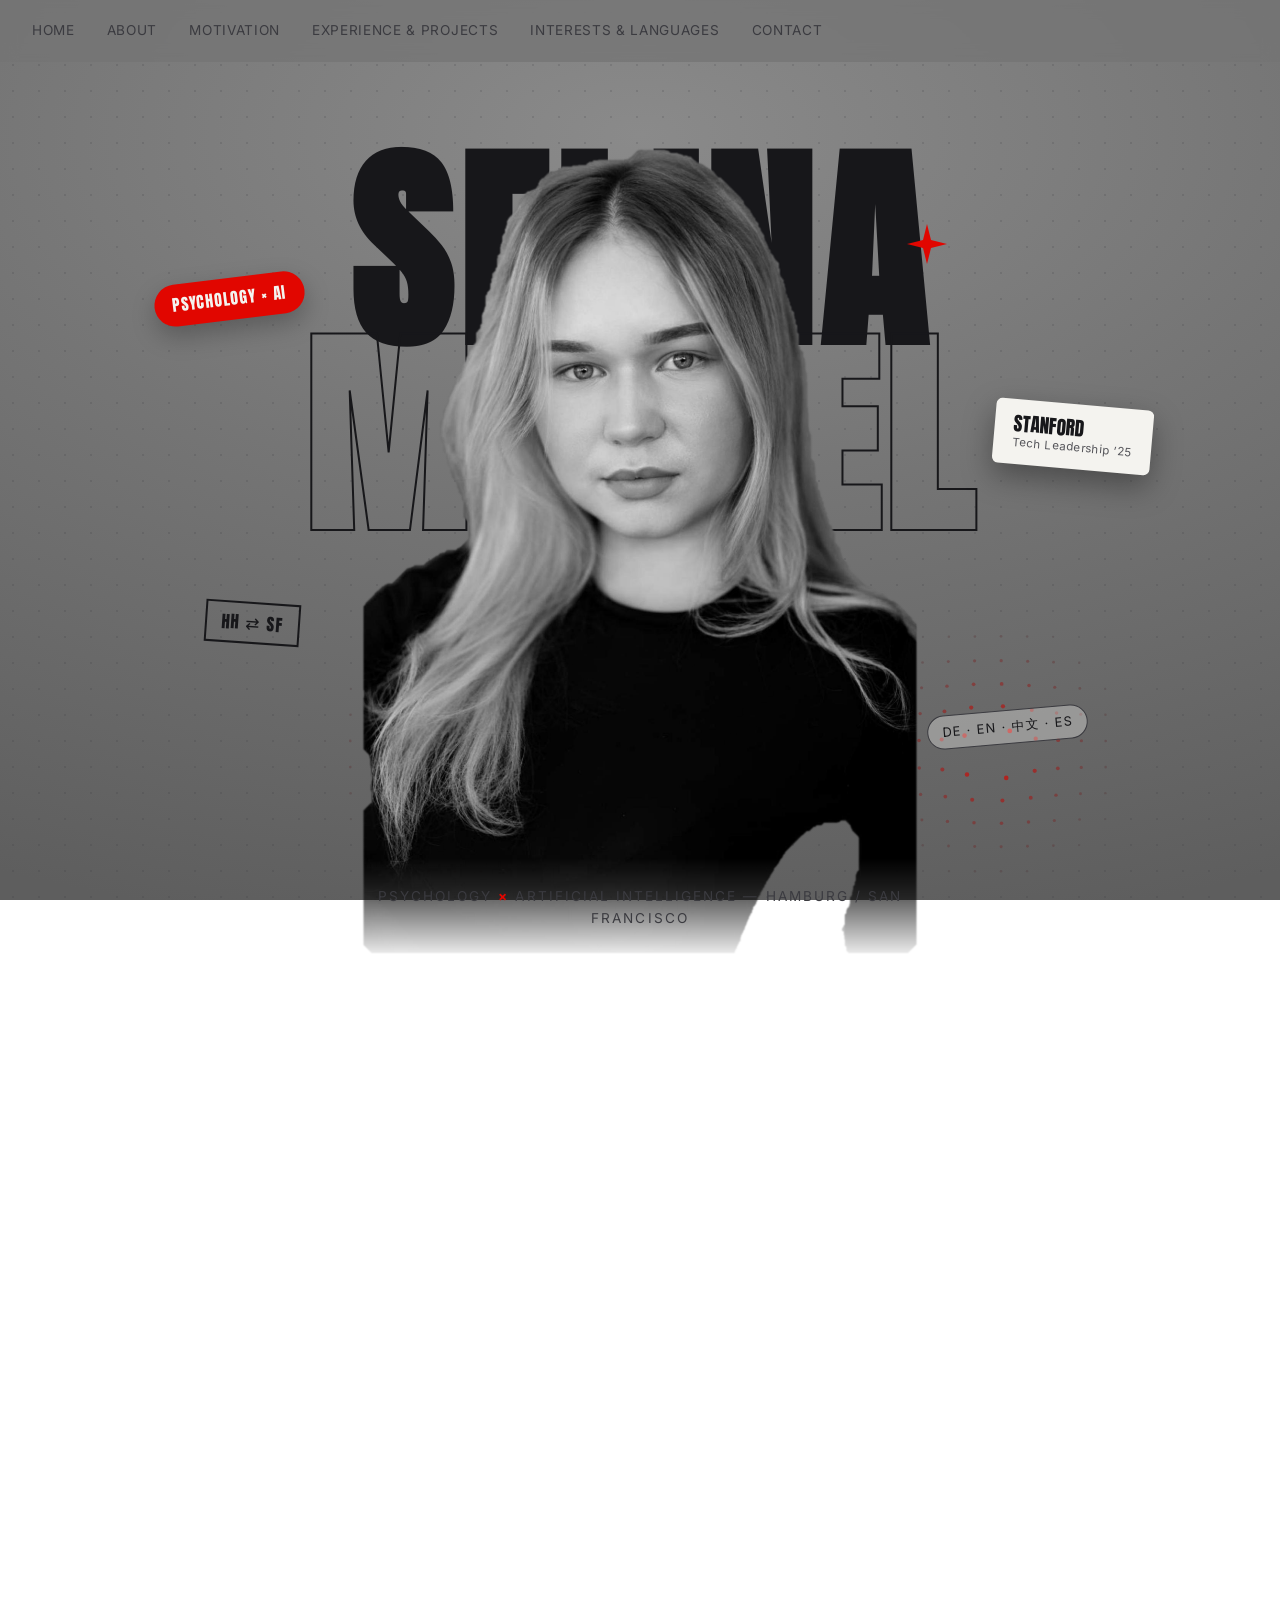
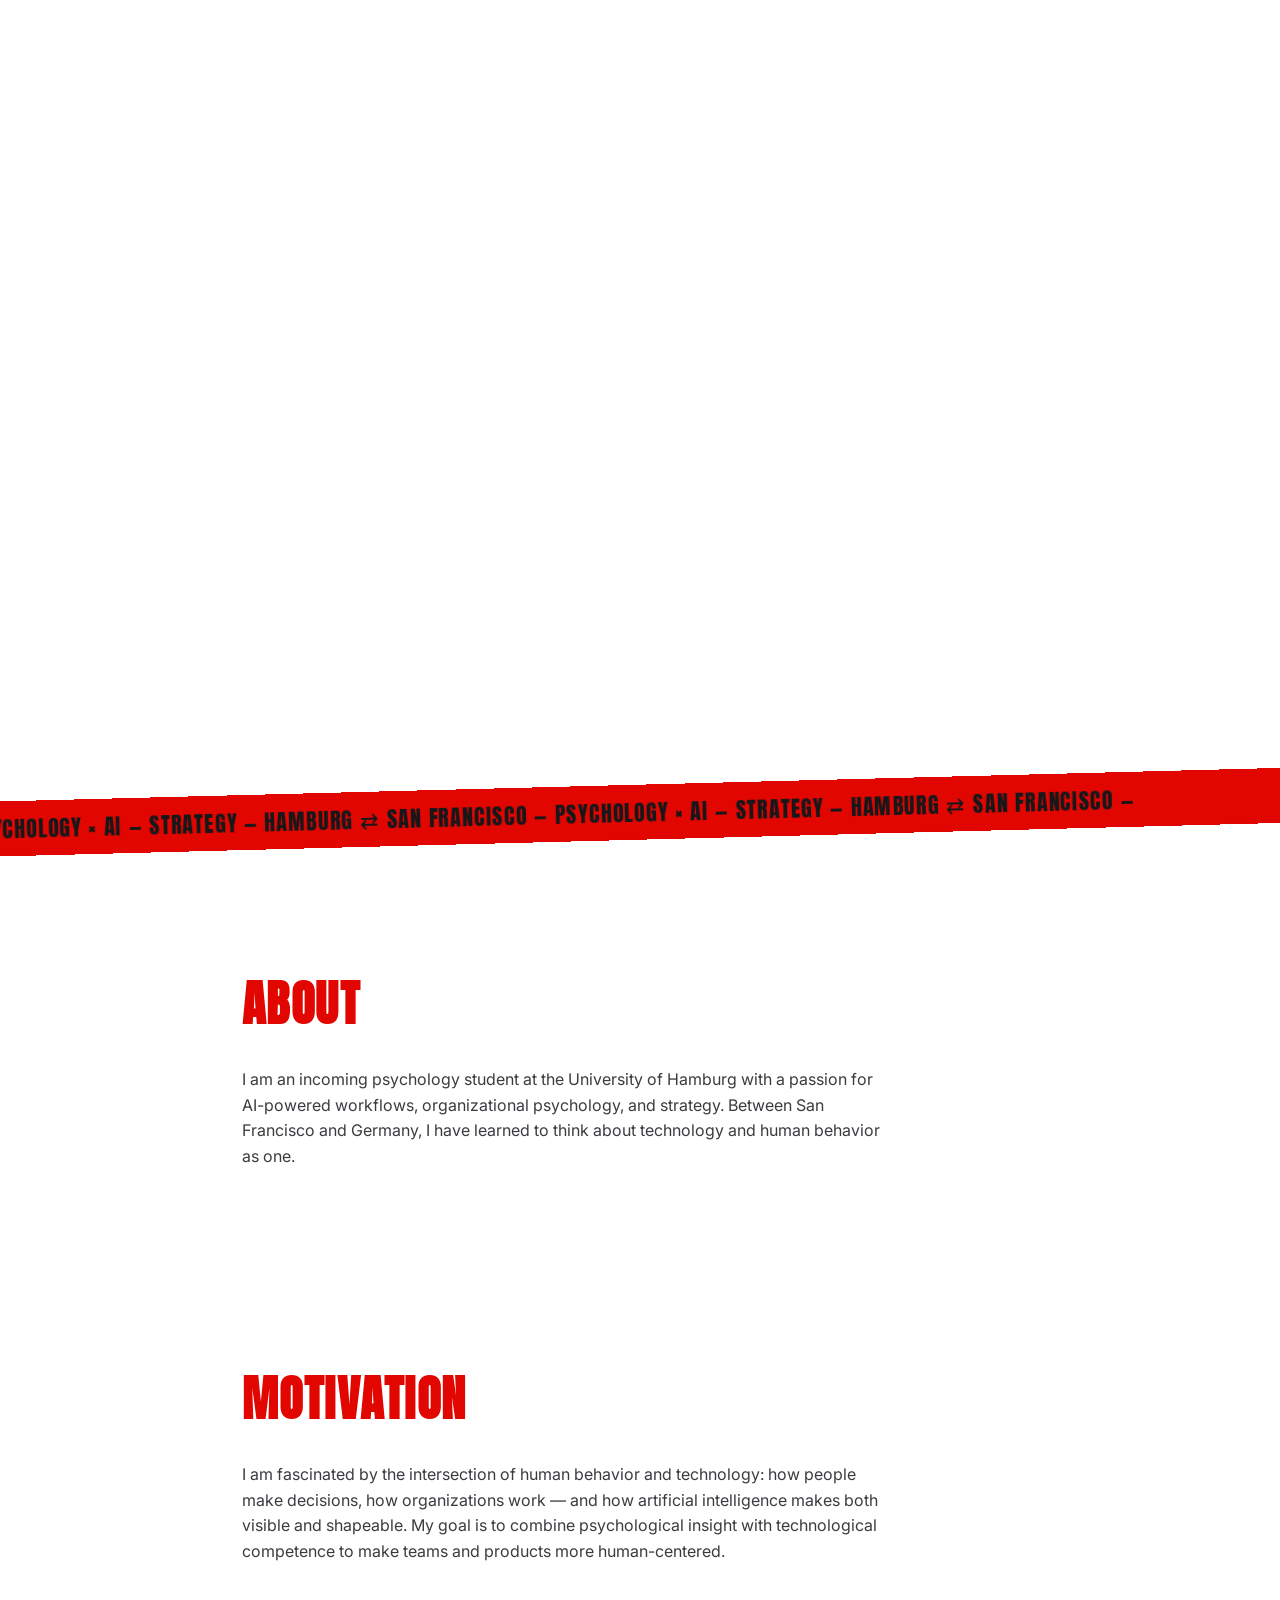
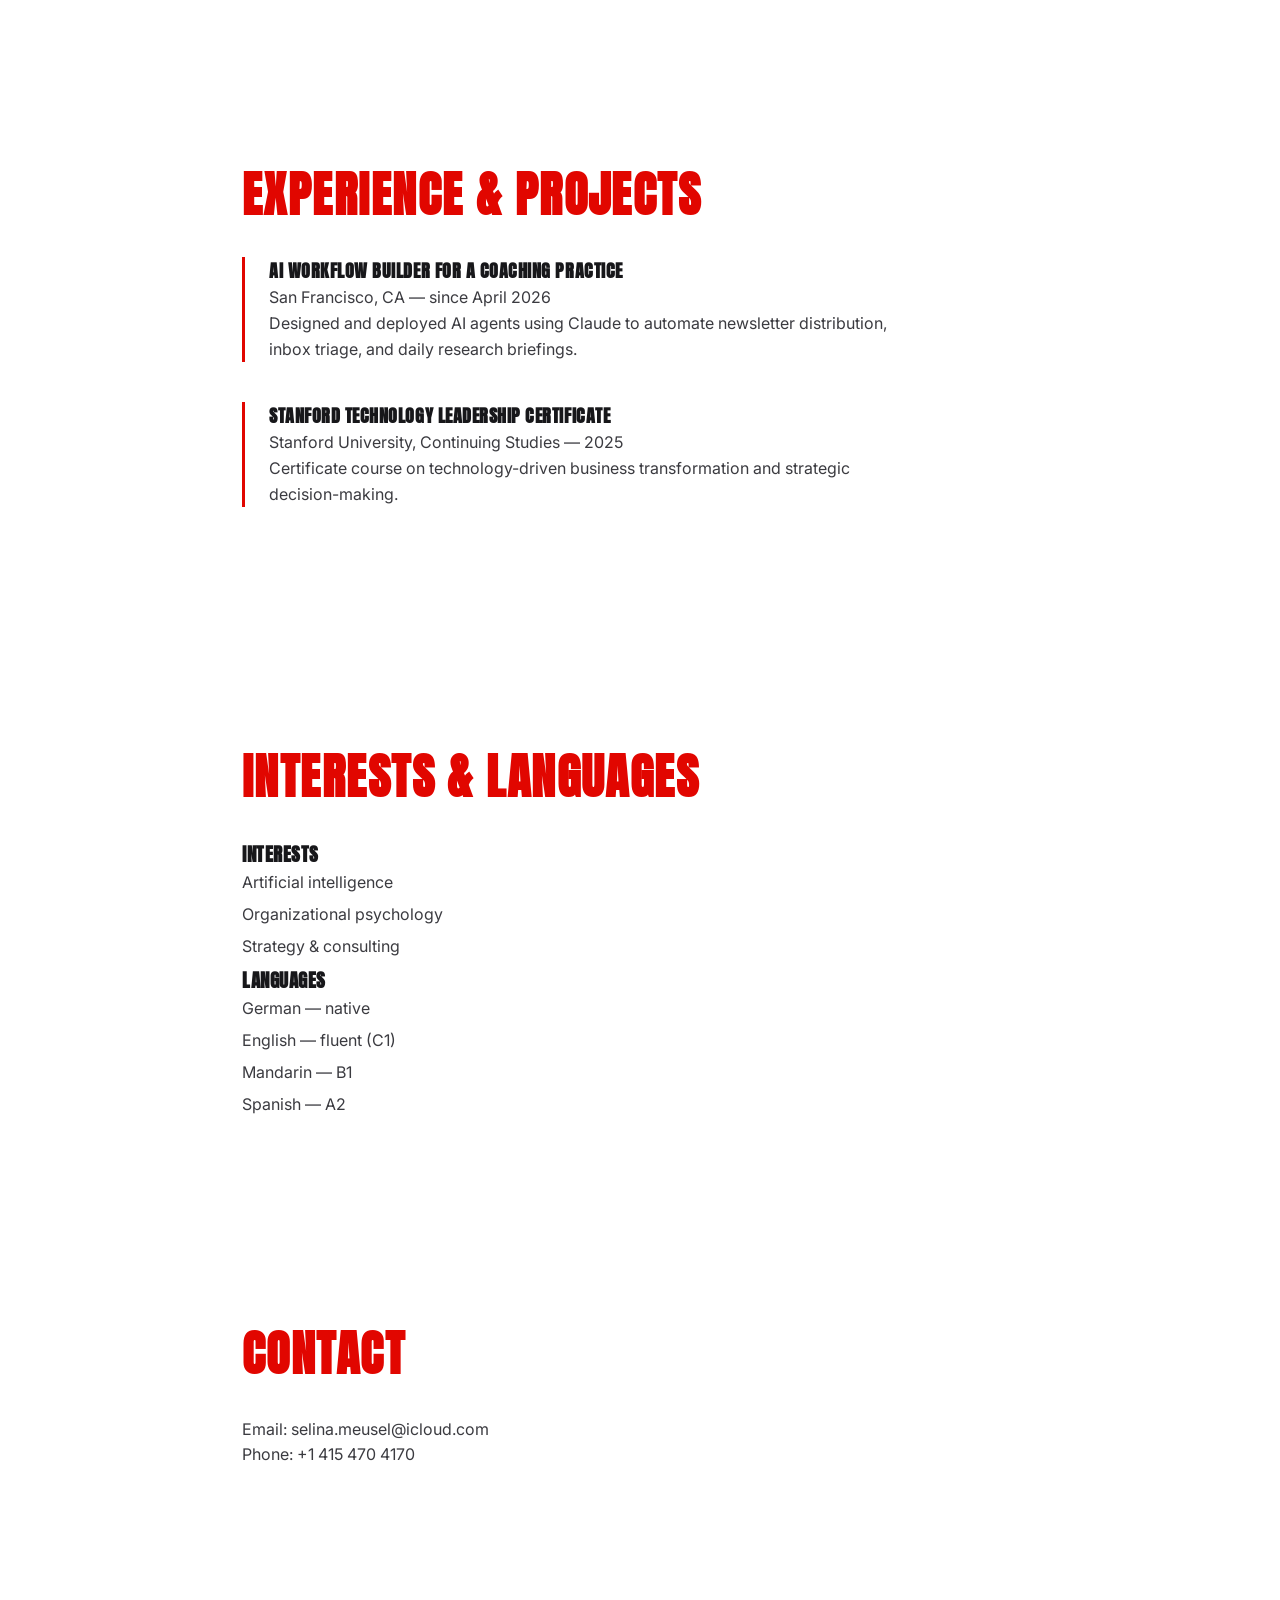
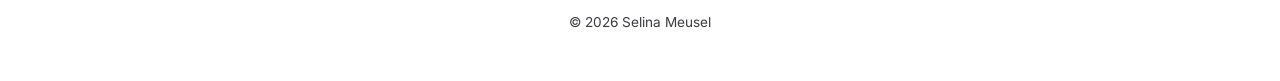
<file: uploads/mein-portfolio 2/index.html>
<!DOCTYPE html>
<html lang="en">
<head>
  <meta charset="UTF-8">
  <meta name="viewport" content="width=device-width, initial-scale=1.0">
  <title>Selina Meusel — Portfolio</title>
  <meta name="description" content="Selina Meusel — Psychology × Artificial Intelligence. Incoming psychology student in Hamburg, AI workflow builder in San Francisco.">

  <!-- Google Fonts: Anton for loud headlines, Inter for calm body text,
       Mrs Saint Delafield for the handwritten signature -->
  <link rel="preconnect" href="https://fonts.googleapis.com">
  <link rel="preconnect" href="https://fonts.gstatic.com" crossorigin>
  <link href="https://fonts.googleapis.com/css2?family=Anton&family=Inter:wght@400;500;600&family=Mrs+Saint+Delafield&display=swap" rel="stylesheet">

  <!-- Our own stylesheet — all visual rules live here now -->
  <link rel="stylesheet" href="css/style.css">

  <!-- Our JavaScript. "defer" tells the browser: download it now,
       but only RUN it after the HTML is fully parsed. -->
  <script src="js/script.js" defer></script>

</head>
<body>

  <!-- The interactive dot-grid background. It sits BEHIND everything
       and is drawn entirely by JavaScript. It reacts to the cursor
       AND to invisible "light streaks" that keep flying through it. -->
  <canvas id="bg-canvas" aria-hidden="true"></canvas>

  <header>
    <nav>
      <a href="#home">Home</a>
      <a href="#about">About</a>
      <a href="#motivation">Motivation</a>
      <a href="#experience">Experience &amp; Projects</a>
      <a href="#interests">Interests &amp; Languages</a>
      <a href="#contact">Contact</a>
    </nav>
  </header>

  <main>

    <!-- =====================================================
         HERO — a 260vh tall section. The inner .hero-stage is
         position:sticky, so it stays pinned while you scroll
         through the section. JS turns that scroll distance
         into the shrink → hold → signature sequence.
         ===================================================== -->
    <section id="home">
      <div class="hero-stage">

        <h1 class="hero-name">
          <span>Selina</span>
          <span class="last-name">Meusel</span>
        </h1>

        <div class="portrait" id="portrait">
          <!-- The COLOR cutout, twice: the bottom copy is turned
               black & white by a CSS filter, the top copy keeps its
               real colors and only shows inside the spotlight. -->
          <img src="assets/portrait_color.png" alt="Portrait of Selina Meusel" class="portrait-base">
          <img src="assets/portrait_color.png" alt="" aria-hidden="true" class="portrait-color">

          <!-- The signature lives ON the portrait. It stays hidden
               until the scroll sequence writes it across the image. -->
          <p class="signature">Selina Meusel</p>
        </div>

        <!-- Floating "stickers" that slide in around the portrait on
             load, drift gently, and react to the cursor with parallax. -->
        <div class="stickers" aria-hidden="true">
          <div class="sticker sticker-1" data-depth="0.05">
            <div class="sticker-inner pill">Psychology × AI</div>
          </div>
          <div class="sticker sticker-2" data-depth="0.11">
            <div class="sticker-inner card">
              <span class="card-title">Stanford</span>
              <span class="card-sub">Tech Leadership ’25</span>
            </div>
          </div>
          <div class="sticker sticker-3" data-depth="0.08">
            <div class="sticker-inner tag">HH ⇄ SF</div>
          </div>
          <div class="sticker sticker-4" data-depth="0.13">
            <div class="sticker-inner chip">DE · EN · 中文 · ES</div>
          </div>
          <div class="sticker sticker-5" data-depth="0.16">
            <div class="sticker-inner spark">
              <svg viewBox="0 0 40 40" width="40" height="40">
                <path d="M20 0 L24 16 L40 20 L24 24 L20 40 L16 24 L0 20 L16 16 Z" fill="currentColor"/>
              </svg>
            </div>
          </div>
        </div>

        <p class="hero-tagline">Psychology <strong>×</strong> Artificial Intelligence — Hamburg / San Francisco</p>

      </div>
    </section>

    <!-- Scrolling marquee strip, landonorris.com style -->
    <div class="marquee" aria-hidden="true">
      <div class="marquee-track">
        <span>Psychology × AI — Strategy — Hamburg ⇄ San Francisco —&nbsp;</span>
        <span>Psychology × AI — Strategy — Hamburg ⇄ San Francisco —&nbsp;</span>
      </div>
    </div>

    <section id="about">
      <h2 class="reveal">About</h2>
      <p class="reveal">
        I am an incoming psychology student at the University of Hamburg with a passion
        for AI-powered workflows, organizational psychology, and strategy. Between
        San Francisco and Germany, I have learned to think about technology and human
        behavior as one.
      </p>
    </section>

    <section id="motivation">
      <h2 class="reveal">Motivation</h2>
      <p class="reveal">
        I am fascinated by the intersection of human behavior and technology:
        how people make decisions, how organizations work — and how artificial
        intelligence makes both visible and shapeable. My goal is to combine
        psychological insight with technological competence to make teams and
        products more human-centered.
      </p>
    </section>

    <section id="experience">
      <h2 class="reveal">Experience &amp; Projects</h2>

      <article class="reveal">
        <h3>AI Workflow Builder for a Coaching Practice</h3>
        <p>San Francisco, CA — since April 2026</p>
        <p>
          Designed and deployed AI agents using Claude to automate newsletter
          distribution, inbox triage, and daily research briefings.
        </p>
      </article>

      <article class="reveal">
        <h3>Stanford Technology Leadership Certificate</h3>
        <p>Stanford University, Continuing Studies — 2025</p>
        <p>
          Certificate course on technology-driven business transformation
          and strategic decision-making.
        </p>
      </article>
    </section>

    <section id="interests">
      <h2 class="reveal">Interests &amp; Languages</h2>

      <h3 class="reveal">Interests</h3>
      <ul class="reveal">
        <li>Artificial intelligence</li>
        <li>Organizational psychology</li>
        <li>Strategy &amp; consulting</li>
      </ul>

      <h3 class="reveal">Languages</h3>
      <ul class="reveal">
        <li>German — native</li>
        <li>English — fluent (C1)</li>
        <li>Mandarin — B1</li>
        <li>Spanish — A2</li>
      </ul>
    </section>

    <section id="contact">
      <h2 class="reveal">Contact</h2>
      <p class="reveal">Email: selina.meusel@icloud.com</p>
      <p class="reveal">Phone: +1 415 470 4170</p>
    </section>

  </main>

  <footer>
    <p>&copy; 2026 Selina Meusel</p>
  </footer>

</body>
</html>
</file>
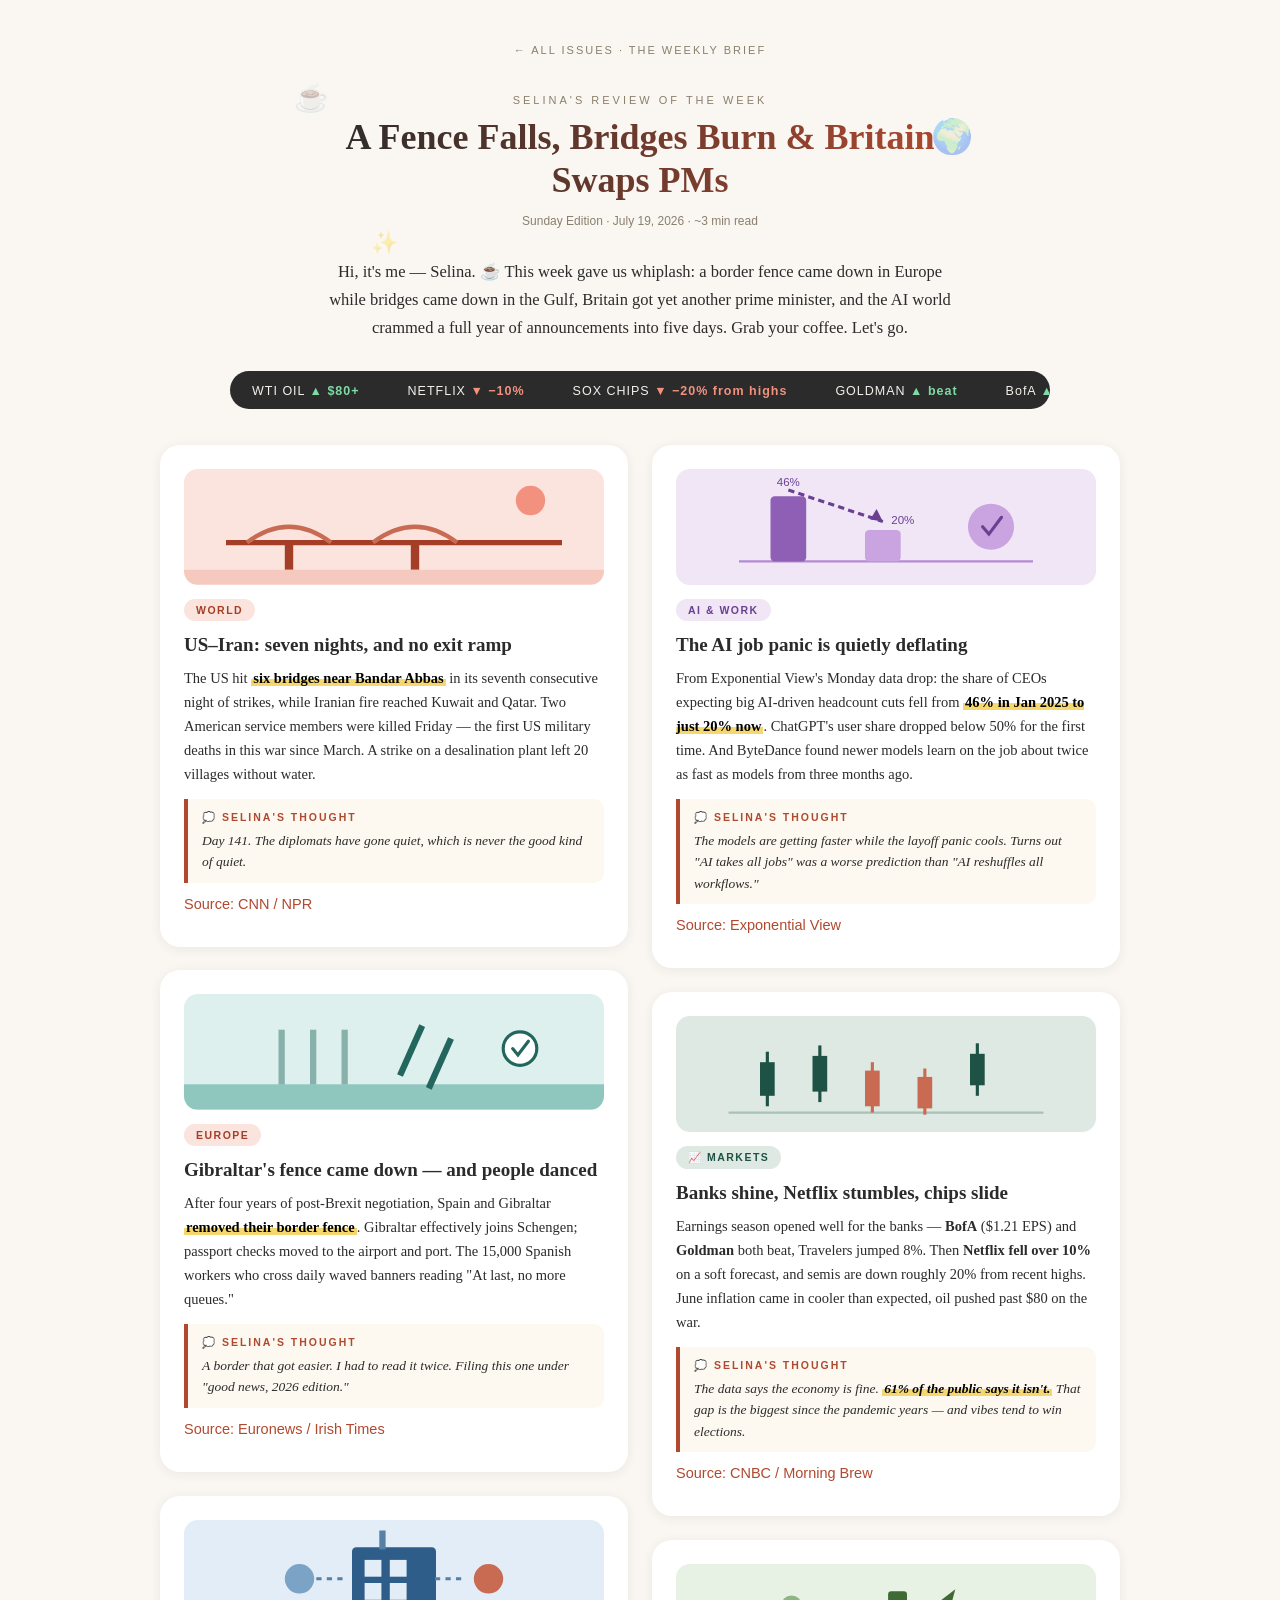
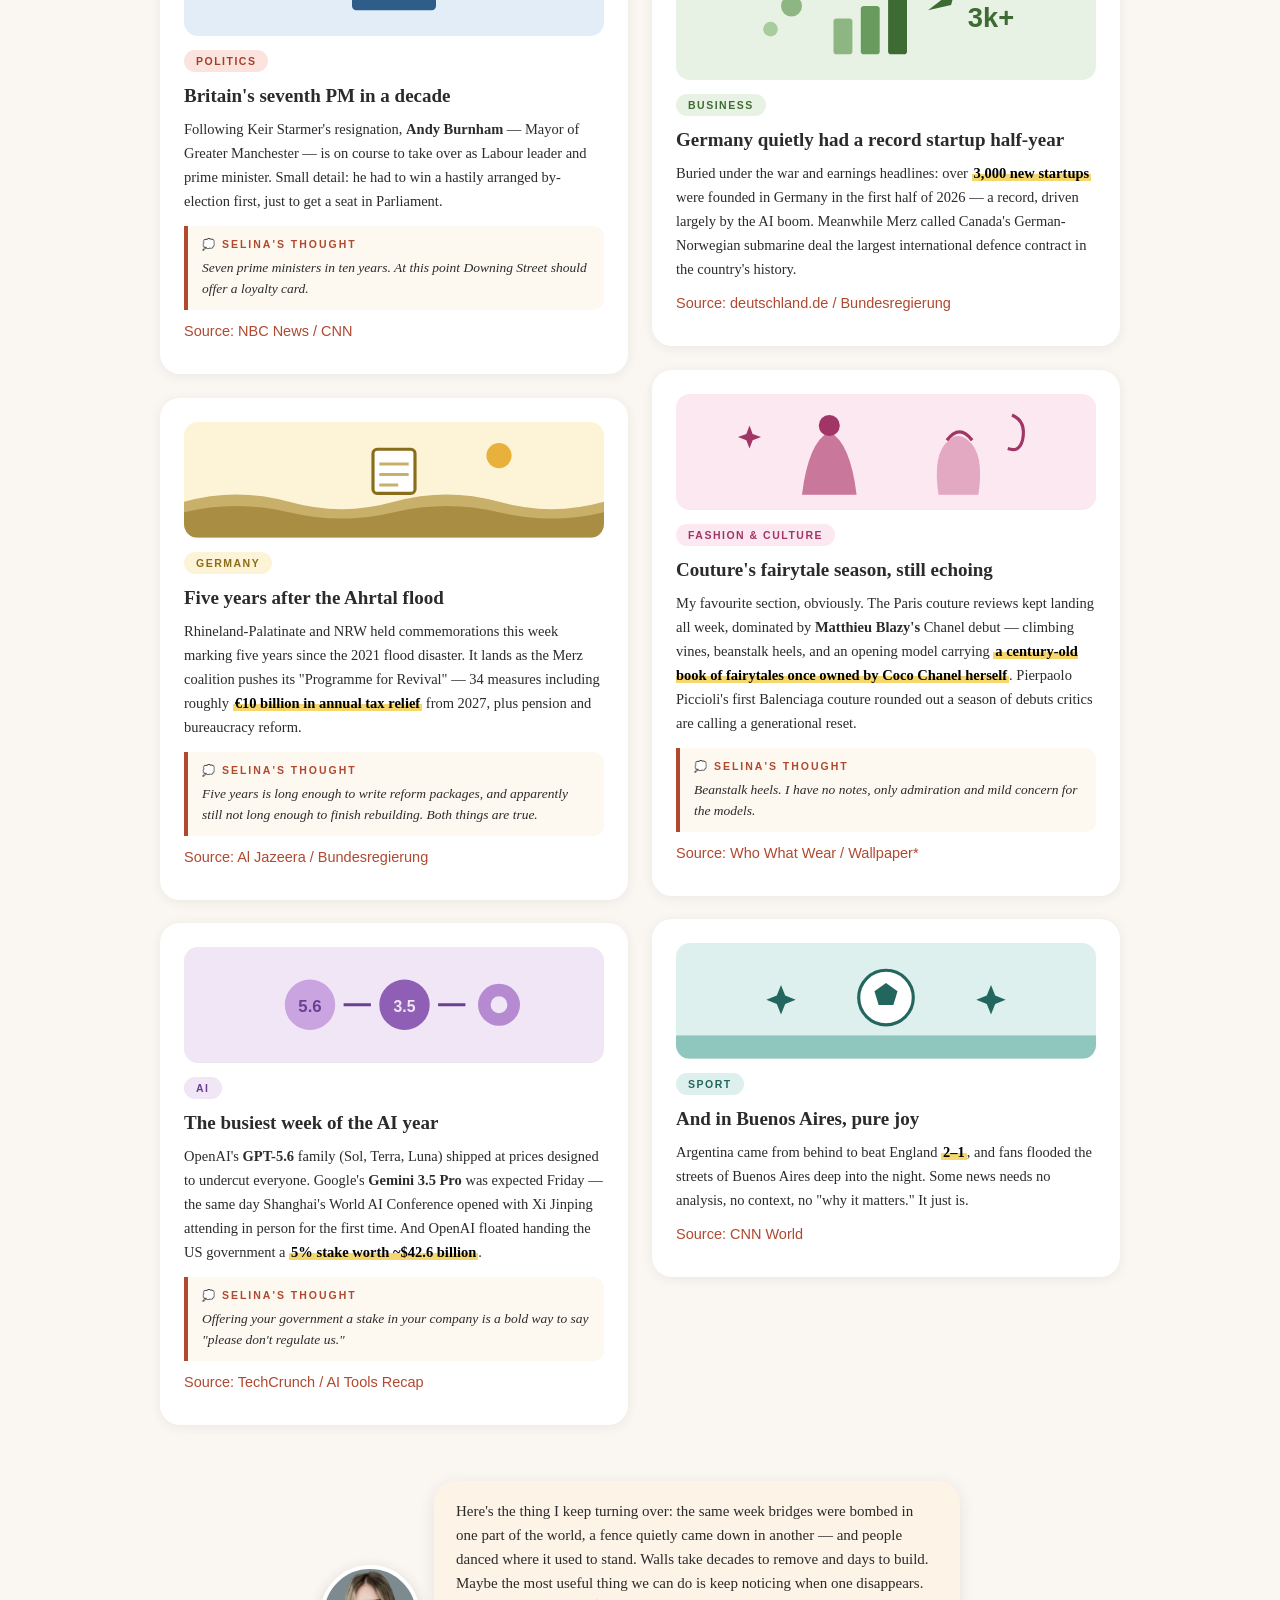
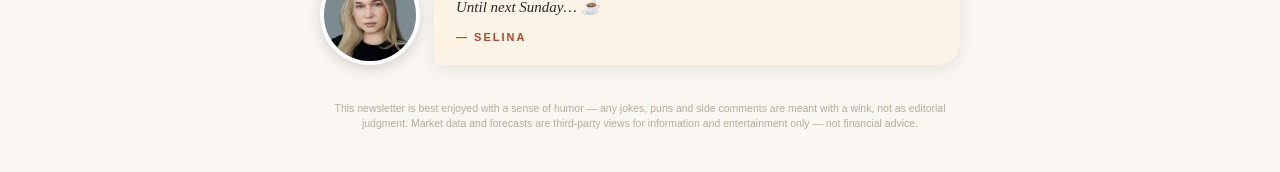
<file: issues/2026-07-19.html>
<!DOCTYPE html>
<html lang="en">
<head>
<meta charset="UTF-8">
<meta name="viewport" content="width=device-width, initial-scale=1.0">
<title>Selina's Review of the Week — July 19, 2026</title>
<style>
  /* ===== Base ===== */
  body {
    margin: 0;
    padding: 0;
    background-color: #faf7f2;
    font-family: Georgia, 'Times New Roman', serif;
    color: #2b2b2b;
    overflow-x: hidden;
  }
  .wrapper { max-width: 960px; margin: 0 auto; padding: 40px 24px; }

  /* ===== Header with floating shapes ===== */
  .header {
    position: relative;
    text-align: center;
    max-width: 640px;
    margin: 0 auto 12px;
    padding: 30px 0 10px;
  }
  .kicker {
    font-family: Helvetica, Arial, sans-serif;
    font-size: 11px; letter-spacing: 3px; text-transform: uppercase;
    color: #8a7f6d; margin: 0 0 10px;
  }
  .header h1 {
    font-size: 36px; margin: 0; line-height: 1.2;
    background: linear-gradient(90deg, #2b2b2b, #b0492f, #2b2b2b);
    background-size: 200% auto;
    -webkit-background-clip: text;
    background-clip: text;
    -webkit-text-fill-color: transparent;
    animation: shine 6s linear infinite;
  }
  @keyframes shine {
    to { background-position: 200% center; }
  }
  .dateline { font-family: Helvetica, Arial, sans-serif; font-size: 12px; color: #8a7f6d; margin: 12px 0 0; }

  .floaty {
    position: absolute;
    font-size: 28px;
    opacity: 0.35;
    animation: float 7s ease-in-out infinite;
    pointer-events: none;
  }
  .floaty:nth-child(1) { left: -4%;  top: 10%; animation-delay: 0s; }
  .floaty:nth-child(2) { right: -2%; top: 30%; animation-delay: 1.5s; font-size: 34px; }
  .floaty:nth-child(3) { left: 8%;   bottom: -10%; animation-delay: 3s; font-size: 22px; }
  @keyframes float {
    0%, 100% { transform: translateY(0) rotate(-4deg); }
    50%      { transform: translateY(-16px) rotate(5deg); }
  }

  .intro {
    max-width: 640px; margin: 20px auto 28px; text-align: center;
    font-size: 16.5px; line-height: 1.7;
  }

  /* ===== Stock ticker ===== */
  .ticker {
    overflow: hidden;
    background: #2b2b2b;
    border-radius: 999px;
    margin: 0 auto 36px;
    max-width: 820px;
    padding: 10px 0;
  }
  .ticker-track {
    display: inline-block;
    white-space: nowrap;
    animation: ticker 30s linear infinite;
  }
  .ticker:hover .ticker-track { animation-play-state: paused; }
  @keyframes ticker {
    from { transform: translateX(0); }
    to   { transform: translateX(-50%); }
  }
  .ticker span {
    font-family: Helvetica, Arial, sans-serif;
    font-size: 12.5px; letter-spacing: 1px;
    color: #f4f1ec;
    margin: 0 22px;
  }
  .up   { color: #7ddba3; font-weight: bold; }
  .down { color: #f2917e; font-weight: bold; }

  /* ===== Pinterest grid ===== */
  .grid { column-count: 2; column-gap: 24px; }
  @media (max-width: 680px) {
    .grid { column-count: 1; }
  }

  /* ===== Cards ===== */
  .story {
    display: inline-block;
    width: 100%;
    break-inside: avoid;
    background: #ffffff;
    border-radius: 20px;
    padding: 24px 24px 20px;
    margin: 0 0 24px;
    box-shadow: 0 2px 12px rgba(43, 43, 43, 0.07);
    box-sizing: border-box;
    transition: transform 0.2s ease-out, box-shadow 0.3s ease;
    transform-style: preserve-3d;
    will-change: transform;
    opacity: 0;
    translate: 0 36px;
  }
  .story.visible {
    opacity: 1;
    translate: 0 0;
    transition: opacity 0.7s ease, translate 0.7s cubic-bezier(0.2, 0.7, 0.3, 1),
                transform 0.2s ease-out, box-shadow 0.3s ease;
  }
  .story:hover { box-shadow: 0 14px 34px rgba(43, 43, 43, 0.16); }

  .story-img {
    display: block;
    width: 100%;
    height: auto;
    border-radius: 14px;
    margin-bottom: 14px;
  }

  .tag {
    display: inline-block;
    font-family: Helvetica, Arial, sans-serif;
    font-size: 10.5px; letter-spacing: 1.5px; text-transform: uppercase;
    font-weight: bold;
    padding: 5px 12px; border-radius: 999px;
    margin: 0 0 12px;
  }
  .tag.world    { background: #fbe4de; color: #a53e26; }
  .tag.tech     { background: #e3edf7; color: #2f5d8a; }
  .tag.business { background: #e8f2e4; color: #3e6b34; }
  .tag.ai       { background: #f0e6f6; color: #6a4192; }
  .tag.climate  { background: #fdf3d7; color: #8a6d1a; }
  .tag.sport    { background: #def0ee; color: #22665e; }
  .tag.fashion  { background: #fbe8f0; color: #a13565; }
  .tag.markets  { background: #dfe9e4; color: #1e5245; }

  .story h2 { font-size: 19px; margin: 0 0 10px; line-height: 1.3; }
  .story p { font-size: 14.5px; line-height: 1.65; margin: 0 0 10px; }
  .source { font-family: Helvetica, Arial, sans-serif; font-size: 11.5px; margin: 0; }
  .source a { color: #b0492f; text-decoration: none; }
  .source a:hover { text-decoration: underline; }

  mark {
    background: linear-gradient(180deg, transparent 55%, #f5d76e 55%);
    background-repeat: no-repeat;
    background-size: 0% 100%;
    padding: 0 2px;
    font-weight: bold;
    transition: background-size 0.9s ease 0.4s;
  }
  .story.visible mark { background-size: 100% 100%; }

  .mythought {
    border-left: 4px solid #b0492f;
    background: #fdf9f0;
    padding: 10px 14px;
    margin: 12px 0 10px;
    font-style: italic;
    font-size: 13.5px;
    line-height: 1.6;
    border-radius: 0 10px 10px 0;
  }
  .mythought .who {
    font-family: Helvetica, Arial, sans-serif;
    font-style: normal; font-weight: bold;
    font-size: 10.5px; letter-spacing: 2px; text-transform: uppercase;
    color: #b0492f; display: block; margin-bottom: 4px;
  }

  /* ===== Closing ===== */
  .signoff {
    max-width: 640px;
    margin: 32px auto 0;
    display: flex; align-items: flex-end; gap: 14px;
    opacity: 0; translate: 0 36px;
  }
  .signoff.visible {
    opacity: 1; translate: 0 0;
    transition: opacity 0.7s ease, translate 0.7s cubic-bezier(0.2, 0.7, 0.3, 1);
  }
  .signoff img {
    width: 92px; height: 92px;
    border-radius: 50%;
    object-fit: cover;
    object-position: 50% 12%;
    background-color: #7d8a8f;
    border: 4px solid #ffffff;
    box-shadow: 0 4px 14px rgba(43, 43, 43, 0.18);
    flex-shrink: 0;
    animation: float 5s ease-in-out infinite;
  }
  .bubble {
    background: #fdf3e7;
    border-radius: 22px 22px 22px 6px;
    padding: 18px 22px;
    font-size: 15px; line-height: 1.6;
    box-shadow: 0 4px 16px rgba(43, 43, 43, 0.10);
  }
  .bubble .name {
    font-family: Helvetica, Arial, sans-serif;
    font-size: 11px; letter-spacing: 2px; text-transform: uppercase;
    color: #b0492f; font-weight: bold; margin-top: 10px; display: block;
  }

  .disclaimer {
    max-width: 640px;
    margin: 36px auto 0;
    text-align: center;
    font-family: Helvetica, Arial, sans-serif;
    font-size: 10.5px;
    color: #b5ac9e;
    line-height: 1.5;
  }

  @media (prefers-reduced-motion: reduce) {
    .story, .signoff { opacity: 1; translate: 0 0; }
    .floaty, .signoff img, .header h1 { animation: none; }
    mark { background-size: 100% 100%; }
  }
</style>
</head>
<body>
<div class="wrapper">
  <p style="text-align:center;margin:0 0 6px;"><a href="../Newsletter.dc.html" style="font-family:Helvetica,Arial,sans-serif;font-size:11px;letter-spacing:2px;text-transform:uppercase;color:#8a7f6d;text-decoration:none;">&larr; All issues · The Weekly Brief</a></p>

  <!-- Header -->
  <div class="header">
    <span class="floaty">☕</span>
    <span class="floaty">🌍</span>
    <span class="floaty">✨</span>
    <p class="kicker">Selina's Review of the Week</p>
    <h1>A Fence Falls, Bridges Burn &amp; Britain Swaps PMs</h1>
    <p class="dateline">Sunday Edition &middot; July 19, 2026 &middot; ~3 min read</p>
  </div>

  <!-- Intro -->
  <p class="intro">
    Hi, it's me — Selina. ☕ This week gave us whiplash: a border fence came down in Europe while bridges came down in the Gulf, Britain got yet another prime minister, and the AI world crammed a full year of announcements into five days. Grab your coffee. Let's go.
  </p>

  <!-- Stock ticker -->
  <div class="ticker">
    <div class="ticker-track">
      <span>WTI OIL <b class="up">▲ $80+</b></span>
      <span>NETFLIX <b class="down">▼ −10%</b></span>
      <span>SOX CHIPS <b class="down">▼ −20% from highs</b></span>
      <span>GOLDMAN <b class="up">▲ beat</b></span>
      <span>BofA <b class="up">▲ $1.21 EPS</b></span>
      <span>TRAVELERS <b class="up">▲ +8%</b></span>
      <span>US CPI <b class="down">▼ cooler than expected</b></span>
      <span>WTI OIL <b class="up">▲ $80+</b></span>
      <span>NETFLIX <b class="down">▼ −10%</b></span>
      <span>SOX CHIPS <b class="down">▼ −20% from highs</b></span>
      <span>GOLDMAN <b class="up">▲ beat</b></span>
      <span>BofA <b class="up">▲ $1.21 EPS</b></span>
      <span>TRAVELERS <b class="up">▲ +8%</b></span>
      <span>US CPI <b class="down">▼ cooler than expected</b></span>
    </div>
  </div>

  <!-- Pinterest-Grid -->
  <div class="grid">

    <!-- Story 1 -->
    <div class="story">
      <svg class="story-img" viewBox="0 0 400 110" xmlns="http://www.w3.org/2000/svg">
        <rect width="400" height="110" fill="#fbe4de"/>
        <path d="M40 70 h 320" stroke="#a53e26" stroke-width="5"/>
        <path d="M60 70 q 40 -30 80 0 M180 70 q 40 -30 80 0" fill="none" stroke="#c96b52" stroke-width="4"/>
        <rect x="96" y="70" width="8" height="26" fill="#a53e26"/>
        <rect x="216" y="70" width="8" height="26" fill="#a53e26"/>
        <circle cx="330" cy="30" r="14" fill="#f2917e"/>
        <path d="M0 96 h 400 V 110 H 0 Z" fill="#f5c9bd"/>
      </svg>
      <span class="tag world">World</span>
      <h2>US–Iran: seven nights, and no exit ramp</h2>
      <p>
        The US hit <mark>six bridges near Bandar Abbas</mark> in its seventh consecutive night of strikes, while Iranian fire reached Kuwait and Qatar. Two American service members were killed Friday — the first US military deaths in this war since March. A strike on a desalination plant left 20 villages without water.
      </p>
      <div class="mythought">
        <span class="who">💭 Selina's thought</span>
        Day 141. The diplomats have gone quiet, which is never the good kind of quiet.
      </div>
      <p class="source"><a href="https://www.cnn.com/2026/07/17/world/live-news/iran-war-trump">Source: CNN / NPR</a></p>
    </div>

    <!-- Story 2 -->
    <div class="story">
      <svg class="story-img" viewBox="0 0 400 110" xmlns="http://www.w3.org/2000/svg">
        <rect width="400" height="110" fill="#def0ee"/>
        <rect x="0" y="86" width="400" height="24" fill="#8fc7bf"/>
        <g opacity="0.45">
          <rect x="90" y="34" width="6" height="52" fill="#22665e"/>
          <rect x="120" y="34" width="6" height="52" fill="#22665e"/>
          <rect x="150" y="34" width="6" height="52" fill="#22665e"/>
        </g>
        <g transform="rotate(24 230 60)">
          <rect x="212" y="34" width="6" height="52" fill="#22665e"/>
          <rect x="242" y="34" width="6" height="52" fill="#22665e"/>
        </g>
        <circle cx="320" cy="52" r="16" fill="#fff" stroke="#22665e" stroke-width="3"/>
        <path d="M313 52 l 5 6 l 10 -13" fill="none" stroke="#22665e" stroke-width="3" stroke-linecap="round"/>
      </svg>
      <span class="tag world">Europe</span>
      <h2>Gibraltar's fence came down — and people danced</h2>
      <p>
        After four years of post-Brexit negotiation, Spain and Gibraltar <mark>removed their border fence</mark>. Gibraltar effectively joins Schengen; passport checks moved to the airport and port. The 15,000 Spanish workers who cross daily waved banners reading "At last, no more queues."
      </p>
      <div class="mythought">
        <span class="who">💭 Selina's thought</span>
        A border that got <i>easier</i>. I had to read it twice. Filing this one under "good news, 2026 edition."
      </div>
      <p class="source"><a href="https://www.euronews.com/video/2026/07/15/gibraltar-enters-schengen-as-border-fence-comes-down-under-eu-uk-treaty">Source: Euronews / Irish Times</a></p>
    </div>

    <!-- Story 3 -->
    <div class="story">
      <svg class="story-img" viewBox="0 0 400 110" xmlns="http://www.w3.org/2000/svg">
        <rect width="400" height="110" fill="#e3edf7"/>
        <rect x="160" y="26" width="80" height="60" rx="4" fill="#2f5d8a"/>
        <rect x="172" y="38" width="16" height="16" fill="#e3edf7"/>
        <rect x="196" y="38" width="16" height="16" fill="#e3edf7"/>
        <rect x="172" y="60" width="16" height="16" fill="#e3edf7"/>
        <rect x="196" y="60" width="16" height="16" fill="#e3edf7"/>
        <rect x="186" y="10" width="6" height="18" fill="#5580a8"/>
        <circle cx="110" cy="56" r="14" fill="#7ba3c6"/>
        <circle cx="290" cy="56" r="14" fill="#c96b52"/>
        <path d="M126 56 h 30 M264 56 h -30" stroke="#5580a8" stroke-width="3" stroke-dasharray="5 5"/>
      </svg>
      <span class="tag world">Politics</span>
      <h2>Britain's seventh PM in a decade</h2>
      <p>
        Following Keir Starmer's resignation, <b>Andy Burnham</b> — Mayor of Greater Manchester — is on course to take over as Labour leader and prime minister. Small detail: he had to win a hastily arranged by-election first, just to get a seat in Parliament.
      </p>
      <div class="mythought">
        <span class="who">💭 Selina's thought</span>
        Seven prime ministers in ten years. At this point Downing Street should offer a loyalty card.
      </div>
      <p class="source"><a href="https://www.nbcnews.com/world/united-kingdom/keir-starmer-resigns-prime-minister-andy-burnham-labour-party-britain-rcna257534">Source: NBC News / CNN</a></p>
    </div>

    <!-- Story 4 -->
    <div class="story">
      <svg class="story-img" viewBox="0 0 400 110" xmlns="http://www.w3.org/2000/svg">
        <rect width="400" height="110" fill="#fdf3d7"/>
        <path d="M0 76 q 50 -14 100 0 t 100 0 t 100 0 t 100 0 V 110 H 0 Z" fill="#c9b06a"/>
        <path d="M0 86 q 50 -12 100 0 t 100 0 t 100 0 t 100 0 V 110 H 0 Z" fill="#8a6d1a" opacity="0.5"/>
        <rect x="180" y="26" width="40" height="42" rx="4" fill="#fff" stroke="#8a6d1a" stroke-width="3"/>
        <path d="M186 40 h 28 M186 50 h 28 M186 60 h 18" stroke="#c9b06a" stroke-width="3"/>
        <circle cx="300" cy="32" r="12" fill="#e8b13c"/>
      </svg>
      <span class="tag climate">Germany</span>
      <h2>Five years after the Ahrtal flood</h2>
      <p>
        Rhineland-Palatinate and NRW held commemorations this week marking five years since the 2021 flood disaster. It lands as the Merz coalition pushes its "Programme for Revival" — 34 measures including roughly <mark>€10 billion in annual tax relief</mark> from 2027, plus pension and bureaucracy reform.
      </p>
      <div class="mythought">
        <span class="who">💭 Selina's thought</span>
        Five years is long enough to write reform packages, and apparently still not long enough to finish rebuilding. Both things are true.
      </div>
      <p class="source"><a href="https://www.aljazeera.com/news/2026/7/2/german-coalition-agrees-on-sweeping-reform-package-in-key-breakthrough">Source: Al Jazeera / Bundesregierung</a></p>
    </div>

    <!-- Story 5 -->
    <div class="story">
      <svg class="story-img" viewBox="0 0 400 110" xmlns="http://www.w3.org/2000/svg">
        <rect width="400" height="110" fill="#f0e6f6"/>
        <circle cx="120" cy="55" r="24" fill="#c9a4e0"/>
        <text x="120" y="62" font-family="Helvetica, Arial" font-size="16" font-weight="bold" fill="#6a4192" text-anchor="middle">5.6</text>
        <circle cx="210" cy="55" r="24" fill="#8e5fb5"/>
        <text x="210" y="62" font-family="Helvetica, Arial" font-size="15" font-weight="bold" fill="#f0e6f6" text-anchor="middle">3.5</text>
        <path d="M152 55 h 26 M242 55 h 26" stroke="#6a4192" stroke-width="3"/>
        <circle cx="300" cy="55" r="20" fill="#b58ad1"/>
        <path d="M292 55 a 8 8 0 0 1 16 0 a 8 8 0 0 1 -16 0" fill="#f0e6f6"/>
      </svg>
      <span class="tag ai">AI</span>
      <h2>The busiest week of the AI year</h2>
      <p>
        OpenAI's <b>GPT-5.6</b> family (Sol, Terra, Luna) shipped at prices designed to undercut everyone. Google's <b>Gemini 3.5 Pro</b> was expected Friday — the same day Shanghai's World AI Conference opened with Xi Jinping attending in person for the first time. And OpenAI floated handing the US government a <mark>5% stake worth ~$42.6 billion</mark>.
      </p>
      <div class="mythought">
        <span class="who">💭 Selina's thought</span>
        Offering your government a stake in your company is a bold way to say "please don't regulate us."
      </div>
      <p class="source"><a href="https://techcrunch.com/category/artificial-intelligence/">Source: TechCrunch / AI Tools Recap</a></p>
    </div>

    <!-- Story 6 -->
    <div class="story">
      <svg class="story-img" viewBox="0 0 400 110" xmlns="http://www.w3.org/2000/svg">
        <rect width="400" height="110" fill="#f0e6f6"/>
        <line x1="60" y1="88" x2="340" y2="88" stroke="#b58ad1" stroke-width="2"/>
        <rect x="90" y="26" width="34" height="62" rx="4" fill="#8e5fb5"/>
        <rect x="180" y="58" width="34" height="30" rx="4" fill="#c9a4e0"/>
        <path d="M107 20 L 197 50" stroke="#6a4192" stroke-width="3" stroke-dasharray="6 4"/>
        <path d="M197 50 l -12 -2 l 6 -10 z" fill="#6a4192"/>
        <text x="107" y="16" font-family="Helvetica, Arial" font-size="11" fill="#6a4192" text-anchor="middle">46%</text>
        <text x="197" y="52" font-family="Helvetica, Arial" font-size="11" fill="#6a4192" text-anchor="start" dx="8">20%</text>
        <circle cx="300" cy="55" r="22" fill="#c9a4e0"/>
        <path d="M292 55 l 6 7 l 12 -16" fill="none" stroke="#6a4192" stroke-width="3" stroke-linecap="round"/>
      </svg>
      <span class="tag ai">AI &amp; Work</span>
      <h2>The AI job panic is quietly deflating</h2>
      <p>
        From Exponential View's Monday data drop: the share of CEOs expecting big AI-driven headcount cuts fell from <mark>46% in Jan 2025 to just 20% now</mark>. ChatGPT's user share dropped below 50% for the first time. And ByteDance found newer models learn on the job about twice as fast as models from three months ago.
      </p>
      <div class="mythought">
        <span class="who">💭 Selina's thought</span>
        The models are getting faster while the layoff panic cools. Turns out "AI takes all jobs" was a worse prediction than "AI reshuffles all workflows."
      </div>
      <p class="source"><a href="https://www.exponentialview.co/p/data-to-start-your-week-13-july-2026">Source: Exponential View</a></p>
    </div>

    <!-- Story 7 -->
    <div class="story">
      <svg class="story-img" viewBox="0 0 400 110" xmlns="http://www.w3.org/2000/svg">
        <rect width="400" height="110" fill="#dfe9e4"/>
        <line x1="50" y1="92" x2="350" y2="92" stroke="#a8c2b5" stroke-width="2"/>
        <rect x="80" y="44" width="14" height="32" fill="#1e5245"/><line x1="87" y1="34" x2="87" y2="86" stroke="#1e5245" stroke-width="3"/>
        <rect x="130" y="38" width="14" height="34" fill="#1e5245"/><line x1="137" y1="28" x2="137" y2="82" stroke="#1e5245" stroke-width="3"/>
        <rect x="180" y="52" width="14" height="34" fill="#c96b52"/><line x1="187" y1="44" x2="187" y2="92" stroke="#c96b52" stroke-width="3"/>
        <rect x="230" y="58" width="14" height="30" fill="#c96b52"/><line x1="237" y1="50" x2="237" y2="94" stroke="#c96b52" stroke-width="3"/>
        <rect x="280" y="36" width="14" height="30" fill="#1e5245"/><line x1="287" y1="26" x2="287" y2="76" stroke="#1e5245" stroke-width="3"/>
      </svg>
      <span class="tag markets">📈 Markets</span>
      <h2>Banks shine, Netflix stumbles, chips slide</h2>
      <p>
        Earnings season opened well for the banks — <b>BofA</b> ($1.21 EPS) and <b>Goldman</b> both beat, Travelers jumped 8%. Then <b>Netflix fell over 10%</b> on a soft forecast, and semis are down roughly 20% from recent highs. June inflation came in cooler than expected, oil pushed past $80 on the war.
      </p>
      <div class="mythought">
        <span class="who">💭 Selina's thought</span>
        The data says the economy is fine. <mark>61% of the public says it isn't.</mark> That gap is the biggest since the pandemic years — and vibes tend to win elections.
      </div>
      <p class="source"><a href="https://www.cnbc.com/2026/07/16/stock-market-today-live-updates.html">Source: CNBC / Morning Brew</a></p>
    </div>

    <!-- Story 8 -->
    <div class="story">
      <svg class="story-img" viewBox="0 0 400 110" xmlns="http://www.w3.org/2000/svg">
        <rect width="400" height="110" fill="#e8f2e4"/>
        <rect x="150" y="52" width="18" height="34" rx="3" fill="#8db682"/>
        <rect x="176" y="40" width="18" height="46" rx="3" fill="#6a9b5e"/>
        <rect x="202" y="26" width="18" height="60" rx="3" fill="#3e6b34"/>
        <path d="M240 44 l 26 -20 l -4 15 z" fill="#3e6b34"/>
        <circle cx="110" cy="40" r="10" fill="#8db682"/>
        <circle cx="90" cy="62" r="7" fill="#a8cc9c"/>
        <text x="300" y="60" font-family="Helvetica, Arial" font-size="26" font-weight="bold" fill="#3e6b34" text-anchor="middle">3k+</text>
      </svg>
      <span class="tag business">Business</span>
      <h2>Germany quietly had a record startup half-year</h2>
      <p>
        Buried under the war and earnings headlines: over <mark>3,000 new startups</mark> were founded in Germany in the first half of 2026 — a record, driven largely by the AI boom. Meanwhile Merz called Canada's German-Norwegian submarine deal the largest international defence contract in the country's history.
      </p>
      <p class="source"><a href="https://www.deutschland.de/en/news">Source: deutschland.de / Bundesregierung</a></p>
    </div>

    <!-- Story 9 -->
    <div class="story">
      <svg class="story-img" viewBox="0 0 400 110" xmlns="http://www.w3.org/2000/svg">
        <rect width="400" height="110" fill="#fbe8f0"/>
        <path d="M120 96 q 6 -50 26 -60 q 20 10 26 60 z" fill="#c9779b"/>
        <circle cx="146" cy="30" r="10" fill="#a13565"/>
        <path d="M250 96 q -6 -40 10 -52 q 8 -8 18 0 q 16 12 10 52 z" fill="#e3a8c2"/>
        <path d="M258 44 q 12 -16 24 0" fill="none" stroke="#a13565" stroke-width="3"/>
        <path d="M320 20 q 14 6 10 24 q -3 12 -14 8" fill="none" stroke="#a13565" stroke-width="3"/>
        <path d="M70 30 l 3 8 l 8 3 l -8 3 l -3 8 l -3 -8 l -8 -3 l 8 -3 z" fill="#a13565"/>
      </svg>
      <span class="tag fashion">Fashion &amp; Culture</span>
      <h2>Couture's fairytale season, still echoing</h2>
      <p>
        My favourite section, obviously. The Paris couture reviews kept landing all week, dominated by <b>Matthieu Blazy's</b> Chanel debut — climbing vines, beanstalk heels, and an opening model carrying <mark>a century-old book of fairytales once owned by Coco Chanel herself</mark>. Pierpaolo Piccioli's first Balenciaga couture rounded out a season of debuts critics are calling a generational reset.
      </p>
      <div class="mythought">
        <span class="who">💭 Selina's thought</span>
        Beanstalk heels. I have no notes, only admiration and mild concern for the models.
      </div>
      <p class="source"><a href="https://www.whowhatwear.com/fashion/runway/paris-couture-week-july-2026-runway-trends">Source: Who What Wear / Wallpaper*</a></p>
    </div>

    <!-- Story 10 -->
    <div class="story">
      <svg class="story-img" viewBox="0 0 400 110" xmlns="http://www.w3.org/2000/svg">
        <rect width="400" height="110" fill="#def0ee"/>
        <rect x="0" y="88" width="400" height="22" fill="#8fc7bf"/>
        <circle cx="200" cy="52" r="26" fill="#fff" stroke="#22665e" stroke-width="3"/>
        <path d="M200 38 l 11 8 l -4 13 h -14 l -4 -13 z" fill="#22665e"/>
        <path d="M100 40 l 4 10 l 10 4 l -10 4 l -4 10 l -4 -10 l -10 -4 l 10 -4 z" fill="#22665e"/>
        <path d="M300 40 l 4 10 l 10 4 l -10 4 l -4 10 l -4 -10 l -10 -4 l 10 -4 z" fill="#22665e"/>
      </svg>
      <span class="tag sport">Sport</span>
      <h2>And in Buenos Aires, pure joy</h2>
      <p>
        Argentina came from behind to beat England <mark>2–1</mark>, and fans flooded the streets of Buenos Aires deep into the night. Some news needs no analysis, no context, no "why it matters." It just is.
      </p>
      <p class="source"><a href="https://www.cnn.com/world">Source: CNN World</a></p>
    </div>

  </div><!-- /grid -->

  <!-- Sign-off -->
  <div class="signoff">
    <img src="../assets/portrait_color.png" alt="Selina">
    <div class="bubble">
      Here's the thing I keep turning over: the same week bridges were bombed in one part of the world, a fence quietly came down in another — and people danced where it used to stand. Walls take decades to remove and days to build. Maybe the most useful thing we can do is keep noticing when one disappears.
      <br><i>Until next Sunday… ☕</i>
      <span class="name">— Selina</span>
    </div>
  </div>

  <!-- Disclaimer -->
  <p class="disclaimer">
    This newsletter is best enjoyed with a sense of humor — any jokes, puns and side comments are meant with a wink, not as editorial judgment.
    Market data and forecasts are third-party views for information and entertainment only — not financial advice.
  </p>

</div>

<script>
  /* Fade cards in as soon as they scroll into view */
  const observer = new IntersectionObserver((entries) => {
    entries.forEach((entry) => {
      if (entry.isIntersecting) {
        entry.target.classList.add('visible');
        observer.unobserve(entry.target);
      }
    });
  }, { threshold: 0.15 });

  document.querySelectorAll('.story, .signoff').forEach((el) => observer.observe(el));

  /* 3D tilt: cards lean towards the mouse */
  document.querySelectorAll('.story').forEach((card) => {
    card.addEventListener('mousemove', (e) => {
      const rect = card.getBoundingClientRect();
      const x = (e.clientX - rect.left) / rect.width;
      const y = (e.clientY - rect.top) / rect.height;
      const tiltX = (0.5 - y) * 6;
      const tiltY = (x - 0.5) * 6;
      card.style.transform = `perspective(800px) rotateX(${tiltX}deg) rotateY(${tiltY}deg) scale(1.015)`;
    });
    card.addEventListener('mouseleave', () => {
      card.style.transform = '';
    });
  });
</script>
</body>
</html>
</file>
<file: uploads/mein-portfolio 2/css/style.css>
/* ===== Design tokens =====
   The whole palette is derived from the portrait photo:
   its studio backdrop is a mid grey (~rgb(117,117,117)),
   so the page background BECOMES that backdrop — the photo
   edges are feathered away and the two melt into each other. */
:root {
  --color-bg: #757575;          /* sampled from the photo backdrop */
  --color-bg-light: #8a8a8a;    /* backdrop highlight (top center) */
  --color-bg-dark: #5e5e5e;     /* backdrop vignette (edges) */
  --color-text: #17171a;        /* near-black ink */
  --color-text-muted: #3b3b40;
  --color-text-soft: #d9d8d4;   /* light text for dark surfaces */
  --color-accent: #e10600;      /* racing red */

  --font-display: 'Anton', sans-serif;
  --font-body: 'Inter', sans-serif;
  --font-signature: 'Mrs Saint Delafield', cursive;
}

* {
  margin: 0;
  padding: 0;
  box-sizing: border-box;
}

html {
  scroll-behavior: smooth;
}

main {
  /* The tilted marquee pokes past the screen edge — cut it off.
     `clip` (not `hidden`!) because hidden would turn main into a
     scroll container and silently kill the sticky hero pinning. */
  overflow-x: clip;
}

body {
  /* A soft studio-style gradient: brighter where the photo is
     brightest (top center), darkening towards the edges. */
  background:
    radial-gradient(120% 90% at 50% 15%,
      var(--color-bg-light) 0%,
      var(--color-bg) 45%,
      var(--color-bg-dark) 100%)
    fixed;
  color: var(--color-text);
  font-family: var(--font-body);
  line-height: 1.6;
}

/* ===== Interactive dot-grid background ===== */
#bg-canvas {
  position: fixed;
  inset: 0;
  z-index: 0;
  pointer-events: none;   /* clicks go straight through it */
}

header, main, footer {
  position: relative;     /* lifts content above the canvas */
  z-index: 1;
}

h1, h2, h3 {
  font-family: var(--font-display);
  text-transform: uppercase;
  letter-spacing: 0.03em;
}

a {
  color: var(--color-text);
  text-decoration: none;
}
a:hover {
  color: var(--color-accent);
}

/* ===== Sticky navigation ===== */
header {
  position: sticky;
  top: 0;
  background-color: rgba(117, 117, 117, 0.75);
  backdrop-filter: blur(8px);
  z-index: 10;
}
header nav {
  display: flex;
  gap: 2rem;
  padding: 1.25rem 2rem;
  flex-wrap: wrap;
}
header nav a {
  font-size: 0.85rem;
  text-transform: uppercase;
  letter-spacing: 0.05em;
  color: var(--color-text-muted);
}
header nav a:hover {
  color: var(--color-accent);
}

section {
  padding: 6rem 2rem;
  max-width: 860px;
  margin: 0 auto;
  scroll-margin-top: 5rem;  /* anchor jumps stop BELOW the sticky header */
}

section h2 {
  font-size: clamp(2rem, 5vw, 3rem);
  margin-bottom: 1.5rem;
  color: var(--color-accent);
}

section p, section li {
  color: var(--color-text-muted);
  max-width: 65ch;
}

/* =========================================================
   HERO — the pinned scroll sequence.
   #home is 260vh tall; .hero-stage sticks to the top of the
   viewport while you scroll through those 260vh. JS reads
   the progress (0 → 1) and drives: portrait shrinks, holds,
   then the signature writes itself across the photo.
   ========================================================= */
#home {
  position: relative;
  height: 260vh;
  max-width: none;
  padding: 0;
}

.hero-stage {
  position: sticky;
  top: 0;
  height: 100vh;
  overflow: hidden;
  display: flex;
  justify-content: center;
}

.hero-name {
  position: absolute;
  top: 11%;
  width: 100%;
  text-align: center;
  font-size: clamp(4rem, 17vw, 15rem);
  line-height: 0.85;
  color: var(--color-text);
  z-index: 1;              /* BEHIND the portrait */
  user-select: none;
  will-change: transform, opacity;
}
.hero-name span {
  display: block;
}
.hero-name .last-name {
  /* Outlined text, landonorris.com style: same font, transparent
     fill, thin ink-coloured stroke. */
  color: transparent;
  -webkit-text-stroke: 2px var(--color-text);
}

/* ===== The portrait =====
   A color CUTOUT (transparent background): only Selina herself,
   no photo backdrop — so the giant name behind her stays
   readable right up to her silhouette. The cutout floats on
   the grey studio background of the page. */
.portrait {
  position: absolute;
  bottom: 0;
  /* Centered by LAYOUT (left+right 0, margin auto), not by a
     transform — a translateX(-50%) would drift sideways once
     JS scales the portrait down during the scroll sequence. */
  left: 0;
  right: 0;
  margin-inline: auto;
  transform-origin: bottom center;   /* shrinks towards the ground */
  height: 96vh;
  width: calc(96vh * 2 / 3);         /* matches the 1100×1650 cutout */
  z-index: 2;
  cursor: crosshair;
  will-change: transform, scale;
  /* Soft fade at the bottom edge only, so the cut where the
     body meets the viewport edge doesn't look abrupt. */
  -webkit-mask-image: linear-gradient(to top, transparent 0%, black 12%);
          mask-image: linear-gradient(to top, transparent 0%, black 12%);
}

.portrait img {
  position: absolute;
  inset: 0;
  width: 100%;
  height: 100%;
  object-fit: contain;
  object-position: bottom center;
}

/* The bottom layer is the SAME color photo, desaturated by CSS.
   filter: grayscale(100%) removes all color at render time —
   the image file itself stays untouched. */
.portrait-base {
  filter: grayscale(100%);
}

/* ===== The spotlight =====
   The top copy keeps its true colors and only shows inside the
   cursor's spotlight circle — the photo "develops" into color
   wherever the pointer sweeps. */
.portrait-color {
  -webkit-mask-image: radial-gradient(
    circle var(--r, 0px) at var(--mx, 50%) var(--my, 50%),
    black 55%,
    transparent 100%
  );
          mask-image: radial-gradient(
    circle var(--r, 0px) at var(--mx, 50%) var(--my, 50%),
    black 55%,
    transparent 100%
  );
}

/* ===== Signature ON the photo =====
   Hidden by default (fully clipped). The scroll sequence in
   JS wipes it in from left to right, like it's being written. */
.signature {
  position: absolute;
  left: 50%;
  top: 64%;
  transform: translateX(-50%) rotate(-5deg);
  z-index: 3;
  font-family: var(--font-signature);
  font-size: clamp(3rem, 6vw, 5rem);
  white-space: nowrap;
  color: #f4f3ef;                       /* light ink on the dark sweater */
  text-shadow: 0 2px 24px rgba(0, 0, 0, 0.35);
  user-select: none;
  pointer-events: none;
  clip-path: inset(-20% 100% -20% 0);   /* fully hidden */
  opacity: 0;
}

/* =========================================================
   STICKERS — the elements that swirl around the head.
   ========================================================= */
.stickers {
  position: absolute;
  inset: 0;
  z-index: 3;
  pointer-events: none;
}

.sticker {
  position: absolute;
  opacity: 0;
  scale: 0.4;
  will-change: translate, scale, opacity;
  transition:
    opacity 0.7s cubic-bezier(0.16, 1, 0.3, 1),
    scale   0.9s cubic-bezier(0.34, 1.56, 0.64, 1);
}
body.is-loaded .sticker { opacity: 1; scale: 1; }
body.is-loaded .sticker-1 { transition-delay: 0.30s; }
body.is-loaded .sticker-2 { transition-delay: 0.45s; }
body.is-loaded .sticker-3 { transition-delay: 0.60s; }
body.is-loaded .sticker-4 { transition-delay: 0.75s; }
body.is-loaded .sticker-5 { transition-delay: 0.90s; }

.sticker-1 { top: 24%;  left: 12%; }
.sticker-2 { top: 38%;  right: 10%; }
.sticker-3 { top: 60%;  left: 16%; }
.sticker-4 { top: 72%;  right: 15%; }
.sticker-5 { top: 18%;  right: 26%; color: var(--color-accent); }

.sticker-inner {
  display: inline-block;
  animation: float 6s ease-in-out infinite;
}
.sticker-1 .sticker-inner { rotate: -7deg; animation-duration: 7s; }
.sticker-2 .sticker-inner { rotate:  5deg; animation-duration: 5.5s; animation-delay: -2s; }
.sticker-3 .sticker-inner { rotate:  4deg; animation-duration: 6.5s; animation-delay: -1s; }
.sticker-4 .sticker-inner { rotate: -5deg; animation-duration: 5s;   animation-delay: -3s; }
.sticker-5 .sticker-inner { animation-duration: 8s; animation-delay: -4s; }

@keyframes float {
  0%, 100% { transform: translateY(0); }
  50%      { transform: translateY(-14px); }
}

/* --- Sticker looks --- */
.pill {
  font-family: var(--font-display);
  text-transform: uppercase;
  letter-spacing: 0.06em;
  font-size: 1rem;
  background: var(--color-accent);
  color: #f4f3ef;
  padding: 0.5rem 1.1rem;
  border-radius: 999px;
  box-shadow: 0 10px 25px rgba(0, 0, 0, 0.25);
}
.card {
  background: #f4f3ef;
  color: var(--color-text);
  padding: 0.8rem 1.2rem;
  border-radius: 6px;
  box-shadow: 0 12px 30px rgba(0, 0, 0, 0.35);
}
.card-title {
  display: block;
  font-family: var(--font-display);
  text-transform: uppercase;
  font-size: 1.2rem;
  line-height: 1.1;
}
.card-sub {
  display: block;
  font-size: 0.72rem;
  color: #55555a;
  letter-spacing: 0.04em;
}
.tag {
  font-family: var(--font-display);
  font-size: 1.05rem;
  letter-spacing: 0.08em;
  color: var(--color-text);
  border: 2px solid var(--color-text);
  padding: 0.35rem 0.9rem;
}
.chip {
  font-size: 0.8rem;
  letter-spacing: 0.08em;
  color: var(--color-text);
  border: 1px solid var(--color-text-muted);
  border-radius: 999px;
  padding: 0.35rem 0.9rem;
  background: rgba(244, 243, 239, 0.35);
}
.spark svg { display: block; }

.hero-tagline {
  position: absolute;
  bottom: 2rem;
  z-index: 3;
  color: var(--color-text-muted);
  font-size: 0.85rem;
  text-transform: uppercase;
  letter-spacing: 0.15em;
  text-align: center;
  width: 100%;
}
.hero-tagline strong {
  color: var(--color-accent);
}

/* =========================================================
   MARQUEE — the endless red ticker strip
   ========================================================= */
.marquee {
  position: relative;
  z-index: 1;
  background: var(--color-accent);
  rotate: -1.5deg;
  scale: 1.05;
  overflow: hidden;
  padding: 0.6rem 0;
  margin: -1rem 0 2rem;
}
.marquee-track {
  display: flex;
  width: max-content;
  animation: marquee 18s linear infinite;
}
.marquee-track span {
  font-family: var(--font-display);
  text-transform: uppercase;
  font-size: 1.3rem;
  letter-spacing: 0.06em;
  color: #17171a;
  white-space: nowrap;
}
@keyframes marquee {
  from { transform: translateX(0); }
  to   { transform: translateX(-50%); }
}

/* =========================================================
   SCROLL REVEALS
   ========================================================= */
.reveal {
  opacity: 0;
  transform: translateY(45px);
  transition:
    opacity   0.9s cubic-bezier(0.16, 1, 0.3, 1),
    transform 0.9s cubic-bezier(0.16, 1, 0.3, 1);
}
.reveal.is-visible {
  opacity: 1;
  transform: none;
}

/* ===== Content sections ===== */
article {
  margin-bottom: 2.5rem;
  padding-left: 1.5rem;
  border-left: 3px solid var(--color-accent);
}
article h3 {
  font-size: 1.1rem;
  color: var(--color-text);
}

ul {
  list-style: none;
}
li {
  margin-bottom: 0.4rem;
}

footer {
  text-align: center;
  padding: 3rem 2rem;
  color: var(--color-text-muted);
  font-size: 0.85rem;
}

/* ===== Small screens ===== */
@media (max-width: 720px) {
  .sticker-2, .sticker-4 { display: none; }
  .sticker-1 { top: 20%; left: 5%; }
  .sticker-3 { top: 64%; left: 4%; }
  .sticker-5 { top: 14%; right: 10%; }
  .portrait { height: 78vh; }
  .marquee-track span { font-size: 1rem; }
}

/* ===== Accessibility: reduced motion =====
   Everything decorative freezes; the signature is simply
   visible on the photo without the scroll choreography. */
@media (prefers-reduced-motion: reduce) {
  html { scroll-behavior: auto; }
  #home { height: 100vh; }
  .sticker,
  body.is-loaded .sticker { transition: none; opacity: 1; scale: 1; }
  .sticker-inner { animation: none; }
  .signature { clip-path: none; opacity: 1; }
  .marquee-track { animation: none; }
  .reveal { opacity: 1; transform: none; transition: none; }
}
</file>
